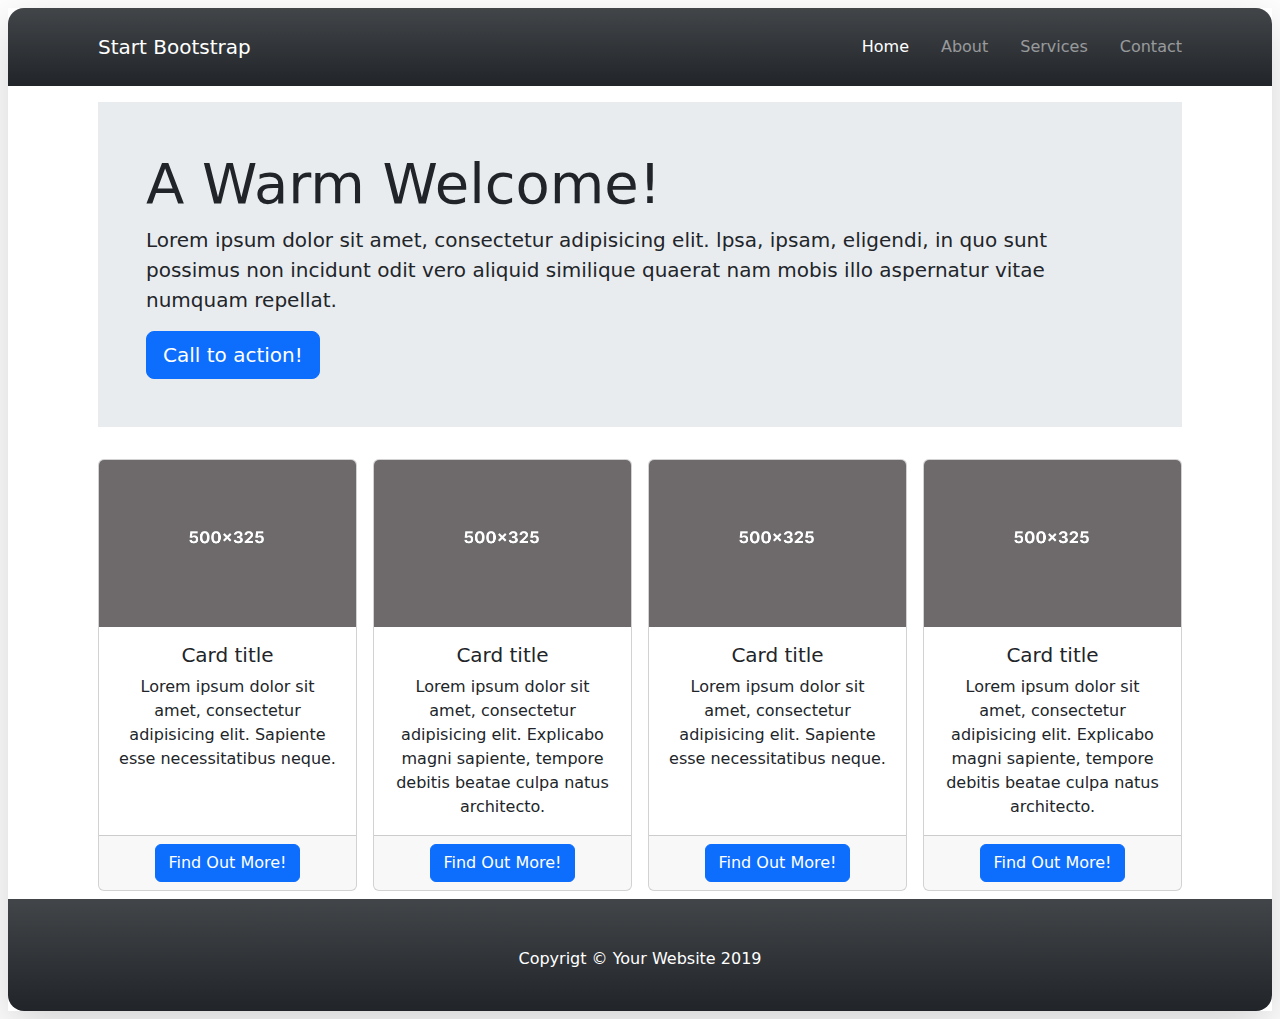
<file: bootstrap_maket/index.html>
<!DOCTYPE html>
<html lang="en">
  <head>
    <meta charset="UTF-8" />
    <meta http-equiv="X-UA-Compatible" content="IE=edge" />
    <meta name="viewport" content="width=device-width, initial-scale=1.0" />
    <link
      rel="stylesheet"
      href="https://cdn.jsdelivr.net/npm/bootstrap@5.3.3/dist/css/bootstrap.min.css"
    />
    <title>Bootstrap maket</title>
  </head>
  <body class="shadow-lg m-2">
    <header>
      <nav class="navbar bg-dark bg-gradient rounded-top-4">
        <div class="container-lg">
          <a class="navbar-brand p-3 text-white" href="#">Start Bootstrap</a>
          <ul class="nav justify-content-end">
            <li class="nav-item">
              <a class="nav-link active text-white" aria-current="page" href="#"
                >Home</a
              >
            </li>
            <li class="nav-item">
              <a class="nav-link text-white-50" href="#">About</a>
            </li>
            <li class="nav-item">
              <a class="nav-link text-white-50" href="#">Services</a>
            </li>
            <li class="nav-item">
              <a class="nav-link text-white-50" href="#">Contact</a>
            </li>
          </ul>
        </div>
      </nav>
    </header>
    <main class="container-lg">
      <div class="bg-body-secondary p-5 m-3">
        <h1 class="display-4">A Warm Welcome!</h1>
        <p class="lead">
          Lorem ipsum dolor sit amet, consectetur adipisicing elit. lpsa, ipsam,
          eligendi, in quo sunt possimus non incidunt odit vero aliquid
          similique quaerat nam mobis illo aspernatur vitae numquam repellat.
        </p>
        <a class="btn btn-primary btn-lg" href="#" role="button"
          >Call to action!</a
        >
      </div>
      <div class="row m-2 g-3">
        <div class="col-lg-3 col-sm-6">
          <div class="card text-center h-100">
            <img src="card-image.jpg" class="card-img-top" alt="card-image" />
            <div class="card-body">
              <h5 class="card-title">Card title</h5>
              <p class="card-text">
                Lorem ipsum dolor sit amet, consectetur adipisicing elit.
                Sapiente esse necessitatibus neque.
              </p>
            </div>
            <div class="card-footer">
              <a href="#" class="btn btn-primary">Find Out More!</a>
            </div>
          </div>
        </div>
        <div class="col-lg-3 col-sm-6">
          <div class="card text-center h-100">
            <img src="card-image.jpg" class="card-img-top" alt="card-image" />
            <div class="card-body">
              <h5 class="card-title">Card title</h5>
              <p class="card-text">
                Lorem ipsum dolor sit amet, consectetur adipisicing elit.
                Explicabo magni sapiente, tempore debitis beatae culpa natus
                architecto.
              </p>
            </div>
            <div class="card-footer">
              <a href="#" class="btn btn-primary">Find Out More!</a>
            </div>
          </div>
        </div>
        <div class="col-lg-3 col-sm-6">
          <div class="card text-center h-100">
            <img src="card-image.jpg" class="card-img-top" alt="card-image" />
            <div class="card-body">
              <h5 class="card-title">Card title</h5>
              <p class="card-text">
                Lorem ipsum dolor sit amet, consectetur adipisicing elit.
                Sapiente esse necessitatibus neque.
              </p>
            </div>
            <div class="card-footer">
              <a href="#" class="btn btn-primary">Find Out More!</a>
            </div>
          </div>
        </div>
        <div class="col-lg-3 col-sm-6">
          <div class="card text-center h-100">
            <img src="card-image.jpg" class="card-img-top" alt="card-image" />
            <div class="card-body">
              <h5 class="card-title">Card title</h5>
              <p class="card-text">
                Lorem ipsum dolor sit amet, consectetur adipisicing elit.
                Explicabo magni sapiente, tempore debitis beatae culpa natus
                architecto.
              </p>
            </div>
            <div class="card-footer">
              <a href="#" class="btn btn-primary">Find Out More!</a>
            </div>
          </div>
        </div>
      </div>
    </main>
    <footer
      class="container-fluid p-4 bg-dark bg-gradient rounded-bottom-4 text-white"
    >
      <p class="text-center"><br />Copyrigt &copy; Your Website 2019</p>
    </footer>
    <script src="https://cdn.jsdelivr.net/npm/bootstrap@5.3.3/dist/js/bootstrap.bundle.min.js"></script>
  </body>
</html>
</file>
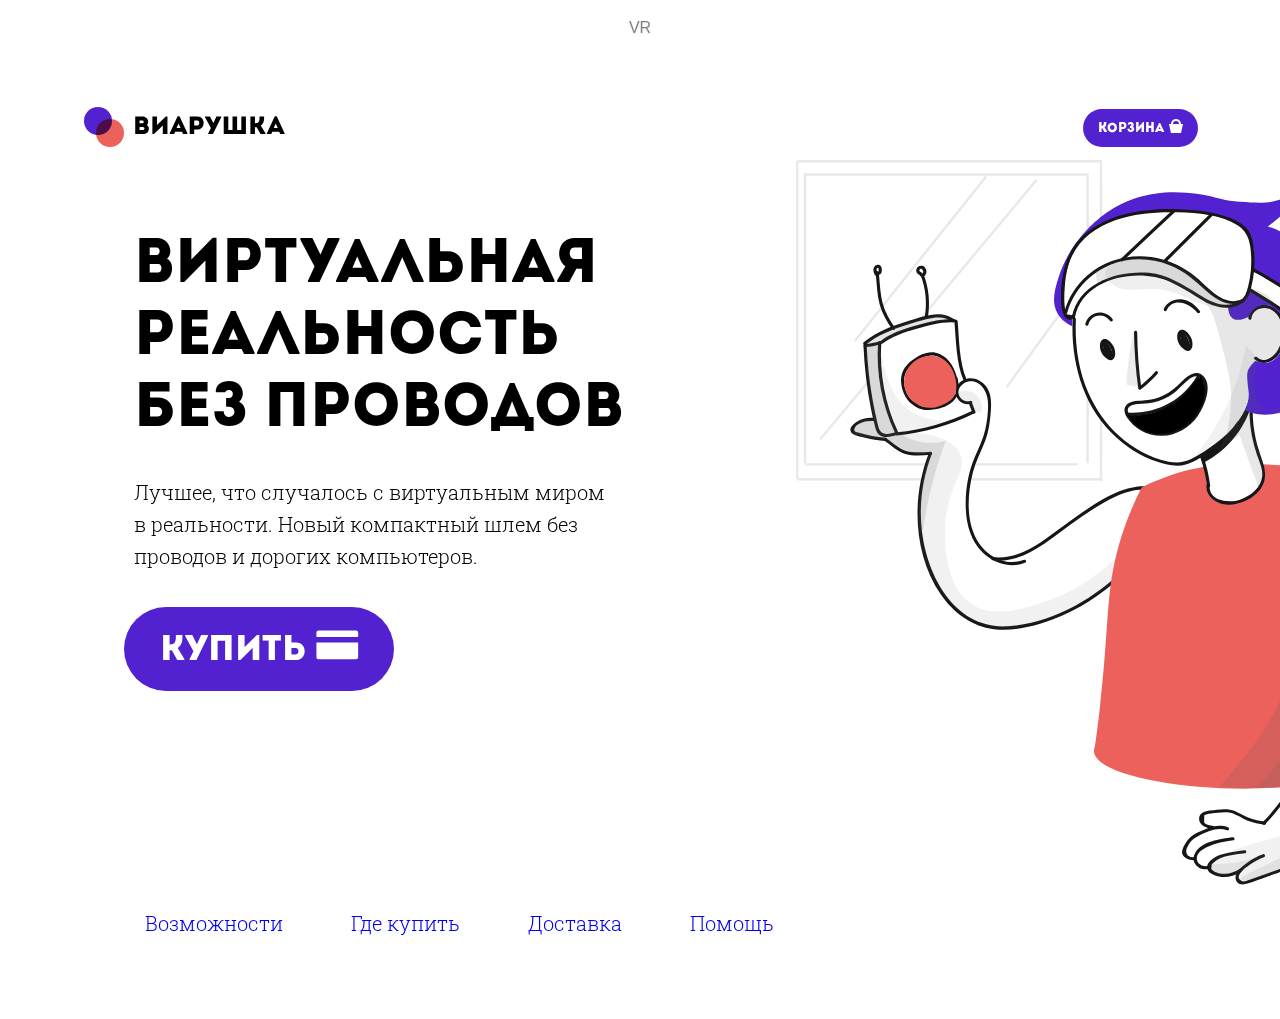
<file: VR/index.html>
<!DOCTYPE html>
<html lang="ru">
  <head>
    <meta charset="UTF-8" />
    <meta http-equiv="X-UA-Compatible" content="IE=edge" />
    <meta name="viewport" content="width=device-width, initial-scale=1.0" />
    <title>Виарушка</title>
    <link
      rel="stylesheet"
      href="https://necolas.github.io/normalize.css/8.0.1/normalize.css"
    />
    <link rel="stylesheet" href="./style/style.css" />
    <link rel="preconnect" href="https://fonts.googleapis.com" />
    <link rel="preconnect" href="https://fonts.gstatic.com" crossorigin />
    <link
      href="https://fonts.googleapis.com/css2?family=Roboto+Slab:wght@300&display=swap"
      rel="stylesheet"
      type="text/css"
    />
  </head>
  <body>
    <header class="header">
      <div class="header__content">
        <div class="header__browser">VR</div>
        <div class="header__brand">
          <svg
            class="header__svg"
            width="201"
            height="40"
            viewBox="0 0 201 40"
            fill="none"
            xmlns="http://www.w3.org/2000/svg"
          >
            <circle cx="26" cy="26" r="14" fill="#EC615B" />
            <g style="mix-blend-mode: multiply">
              <circle cx="14" cy="14" r="14" fill="#5222D0" />
            </g>
            <path
              d="M64.15 14.875C64.15 11.85 61.725 9.50002 58.7 9.50002H51.225V27H59.425C63 27 64.85 24.525 64.875 21.475C64.875 19.925 64.2 18.625 62.775 17.9C63.625 17.2 64.15 15.925 64.15 14.875ZM59.1 20.05C60.9 20.05 60.925 23.025 59.125 23.025H55.55V20.05H59.1ZM58.35 13.5C60.15 13.5 60.15 16.325 58.375 16.325H55.55V13.5H58.35Z"
              fill="black"
            />
            <path
              d="M78.8136 18.4V27C80.3636 27 81.9136 27 83.4386 27V9.42503H81.8136L72.9636 18.075V9.50002C71.4386 9.50002 69.9136 9.50002 68.3886 9.50002V27.025H69.9886L78.8136 18.4Z"
              fill="black"
            />
            <path
              d="M99.0443 27H103.419V26.35L95.5193 9.27502H93.5943L85.7193 26.35V27H90.0943L91.1193 24.8H98.0193L99.0443 27ZM96.5693 20.975H92.5693L94.5443 16.375L96.5693 20.975Z"
              fill="black"
            />
            <path
              d="M110.192 27V22.525H113.417C121.792 22.525 121.792 9.52502 113.417 9.50002C110.842 9.50002 108.242 9.50002 105.717 9.50002C105.717 15.35 105.717 21.175 105.717 27C107.192 27 108.692 27 110.192 27ZM113.392 18.5H110.192C110.192 17.075 110.192 14.925 110.192 13.5C111.217 13.5 112.342 13.475 113.392 13.5C115.992 13.525 115.842 18.5 113.392 18.5Z"
              fill="black"
            />
            <path
              d="M124.151 27H128.976L137.276 10.175V9.50002H132.426L129.426 15.95H129.301L126.001 9.50002H121.001V10.175L126.901 20.875L124.151 26.525V27Z"
              fill="black"
            />
            <path
              d="M139.727 27H161.902V9.50002H157.327V22.875H153.102V9.50002H148.527V22.875H144.302V9.50002H139.727V27Z"
              fill="black"
            />
            <path
              d="M170.937 27V20.325C171.512 20.325 172.062 20.325 172.662 20.225L176.512 27H181.487V26.3L176.737 18.6C180.212 16.375 180.112 13.075 180.112 9.50002C178.562 9.50002 177.037 9.50002 175.512 9.50002C175.512 12.775 175.737 16.125 171.262 16.125H170.937V9.50002C169.387 9.50002 167.887 9.50002 166.387 9.50002V27C167.887 27 169.387 27 170.937 27Z"
              fill="black"
            />
            <path
              d="M196.237 27H200.612V26.35L192.712 9.27502H190.787L182.912 26.35V27H187.287L188.312 24.8H195.212L196.237 27ZM193.762 20.975H189.762L191.737 16.375L193.762 20.975Z"
              fill="black"
            />
          </svg>
          <button class="header__btn">
            <a class="btn__link" href="#">корзина</a>
            <svg
              class="header__btn-image"
              width="14"
              height="14"
              viewBox="0 0 14 14"
              fill="none"
              xmlns="http://www.w3.org/2000/svg"
            >
              <circle cx="7" cy="5" r="4" stroke="white" stroke-width="2" />
              <path
                d="M2.60163 13.25L0.934962 5.75H13.065L11.3984 13.25H2.60163Z"
                fill="white"
                stroke="white"
                stroke-width="1.5"
              />
            </svg>
          </button>
        </div>
      </div>
    </header>
    <main class="main">
      <div class="main__content">
        <p class="main__headline">Виртуальная реальность без проводов</p>
        <p class="main__paragraph">
          Лучшее, что случалось с виртуальным миром в реальности. Новый
          компактный шлем без проводов и дорогих компьютеров.
        </p>
        <button class="main__btn">
          <a class="btn__link" href="#">купить</a>
          <svg
            class="main__btn-image"
            width="43"
            height="30"
            viewBox="0 0 43 30"
            fill="none"
            xmlns="http://www.w3.org/2000/svg"
          >
            <path
              fill-rule="evenodd"
              clip-rule="evenodd"
              d="M2.4375 0.5625C1.33293 0.5625 0.4375 1.45793 0.4375 2.5625V27.306C0.4375 28.4105 1.33293 29.306 2.4375 29.306H40.1619C41.2664 29.306 42.1619 28.4105 42.1619 27.306V12.6162H0.437541V7.05295H42.1619V2.5625C42.1619 1.45793 41.2664 0.5625 40.1619 0.5625H2.4375Z"
              fill="white"
            />
          </svg>
        </button>
      </div>
      <div class="main__background">
        <img src="./assets/img/pic.svg" alt="boy" />
      </div>
    </main>
    <nav class="nav">
      <ul class="nav__content">
        <li class="nav__element">
          <a class="nav__link" href="#">Возможности</a>
        </li>
        <li class="nav__element">
          <a class="nav__link" href="#">Где купить</a>
        </li>
        <li class="nav__element"><a class="nav__link" href="#">Доставка</a></li>
        <li class="nav__element"><a class="nav__link" href="#">Помощь</a></li>
      </ul>
    </nav>
  </body>
</html>
</file>
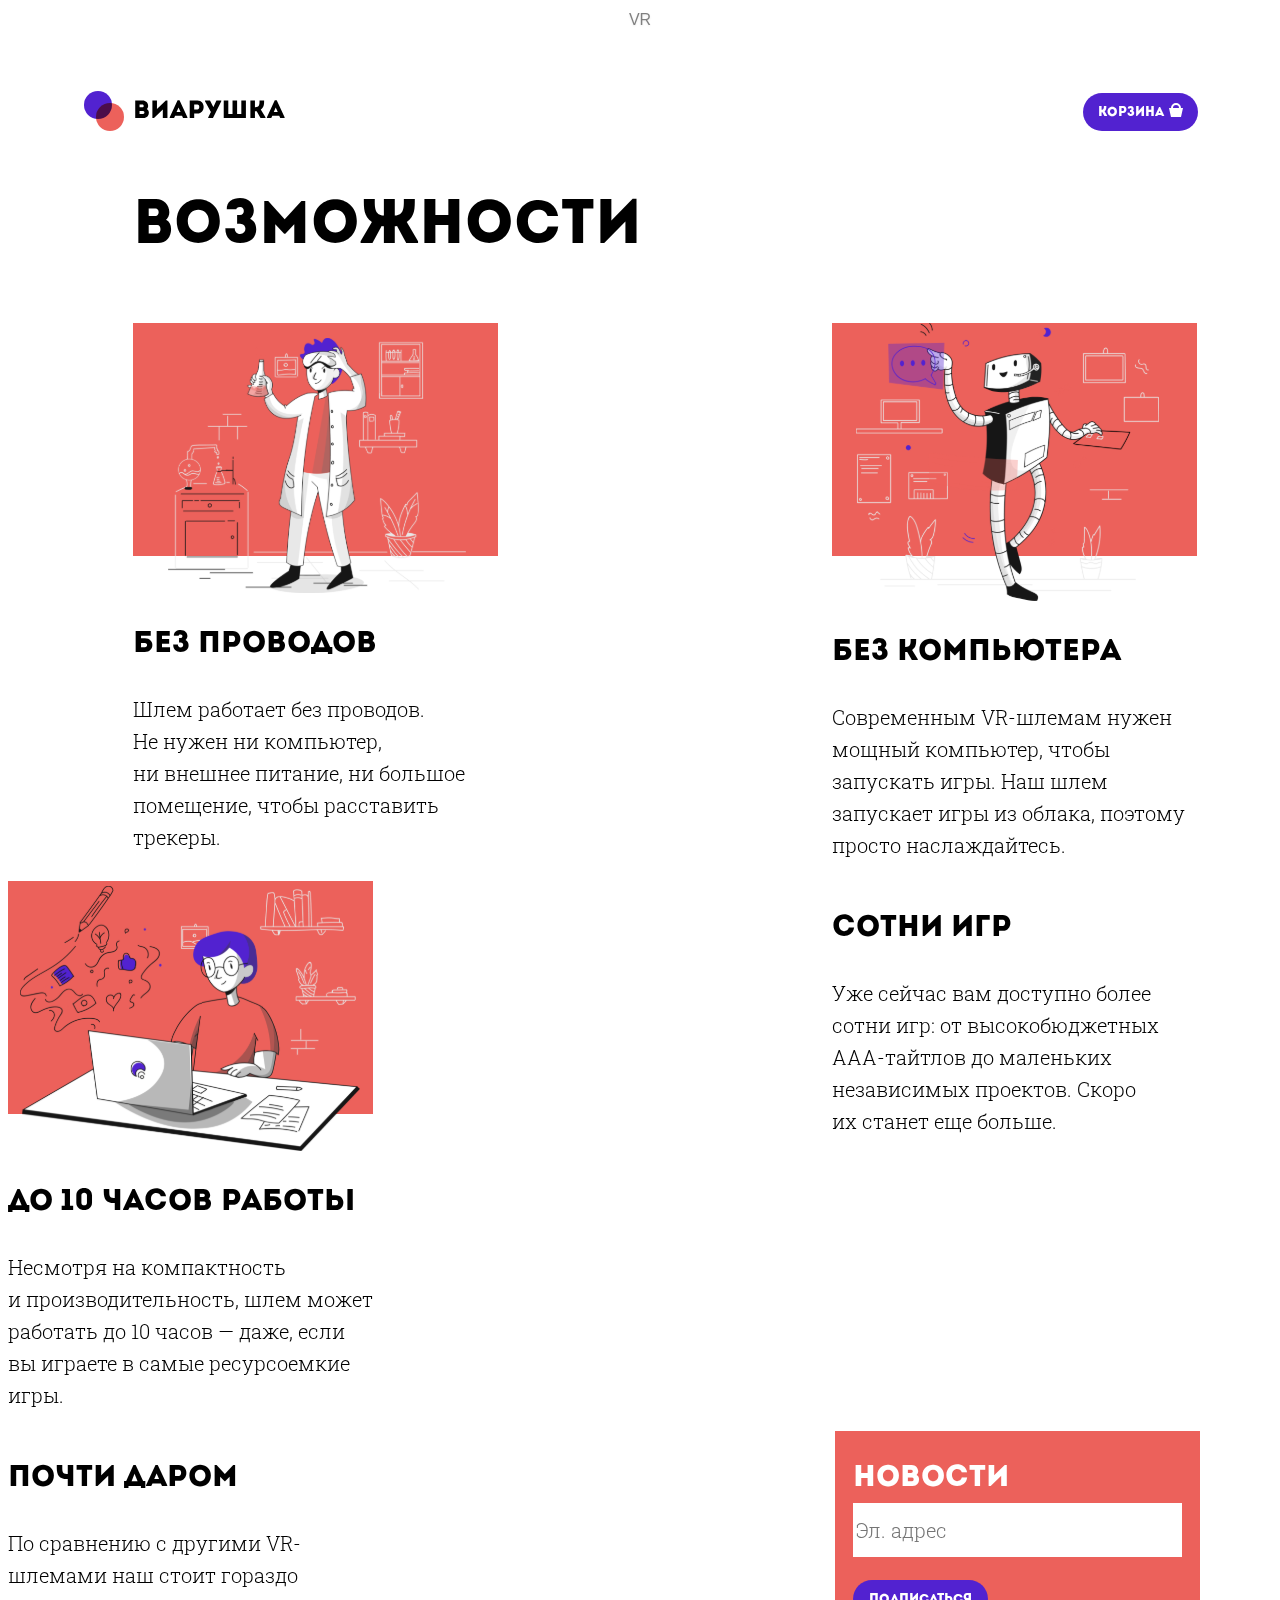
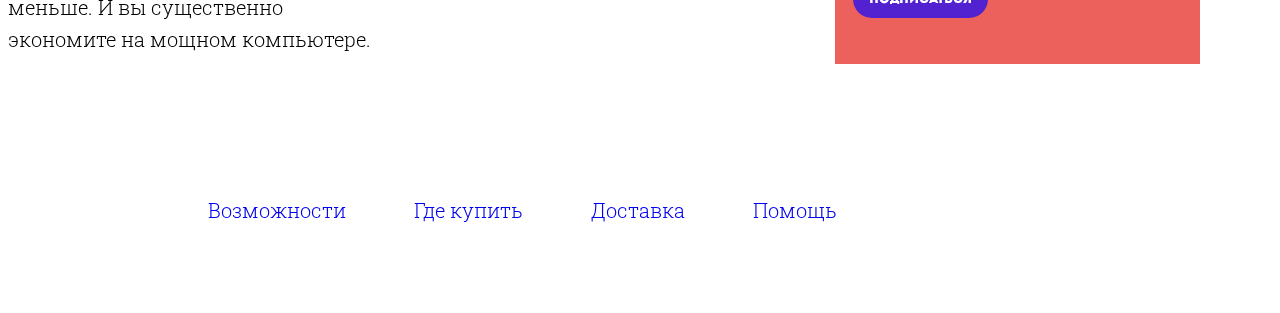
<file: VR/index_2.html>
<!DOCTYPE html>
<html lang="ru">
  <head>
    <meta charset="UTF-8" />
    <meta http-equiv="X-UA-Compatible" content="IE=edge" />
    <meta name="viewport" content="width=device-width, initial-scale=1.0" />
    <title>Виарушка</title>
    <link
      rel="stylesheet"
      href="https://necolas.github.io/normalize.css/8.0.1/normalize.css"
    />
    <link rel="stylesheet" href="./style/style_2.css" />
    <link rel="preconnect" href="https://fonts.googleapis.com" />
    <link rel="preconnect" href="https://fonts.gstatic.com" crossorigin />
    <link
      href="https://fonts.googleapis.com/css2?family=Roboto+Slab:wght@300&display=swap"
      rel="stylesheet"
      type="text/css"
    />
  </head>

  <body>
    <header class="header">
      <div class="header__content">
        <div class="header__browser">VR</div>
        <div class="header__brand">
          <svg
            class="header__svg"
            width="201"
            height="40"
            viewBox="0 0 201 40"
            fill="none"
            xmlns="http://www.w3.org/2000/svg"
          >
            <circle cx="26" cy="26" r="14" fill="#EC615B" />
            <g style="mix-blend-mode: multiply">
              <circle cx="14" cy="14" r="14" fill="#5222D0" />
            </g>
            <path
              d="M64.15 14.875C64.15 11.85 61.725 9.50002 58.7 9.50002H51.225V27H59.425C63 27 64.85 24.525 64.875 21.475C64.875 19.925 64.2 18.625 62.775 17.9C63.625 17.2 64.15 15.925 64.15 14.875ZM59.1 20.05C60.9 20.05 60.925 23.025 59.125 23.025H55.55V20.05H59.1ZM58.35 13.5C60.15 13.5 60.15 16.325 58.375 16.325H55.55V13.5H58.35Z"
              fill="black"
            />
            <path
              d="M78.8136 18.4V27C80.3636 27 81.9136 27 83.4386 27V9.42503H81.8136L72.9636 18.075V9.50002C71.4386 9.50002 69.9136 9.50002 68.3886 9.50002V27.025H69.9886L78.8136 18.4Z"
              fill="black"
            />
            <path
              d="M99.0443 27H103.419V26.35L95.5193 9.27502H93.5943L85.7193 26.35V27H90.0943L91.1193 24.8H98.0193L99.0443 27ZM96.5693 20.975H92.5693L94.5443 16.375L96.5693 20.975Z"
              fill="black"
            />
            <path
              d="M110.192 27V22.525H113.417C121.792 22.525 121.792 9.52502 113.417 9.50002C110.842 9.50002 108.242 9.50002 105.717 9.50002C105.717 15.35 105.717 21.175 105.717 27C107.192 27 108.692 27 110.192 27ZM113.392 18.5H110.192C110.192 17.075 110.192 14.925 110.192 13.5C111.217 13.5 112.342 13.475 113.392 13.5C115.992 13.525 115.842 18.5 113.392 18.5Z"
              fill="black"
            />
            <path
              d="M124.151 27H128.976L137.276 10.175V9.50002H132.426L129.426 15.95H129.301L126.001 9.50002H121.001V10.175L126.901 20.875L124.151 26.525V27Z"
              fill="black"
            />
            <path
              d="M139.727 27H161.902V9.50002H157.327V22.875H153.102V9.50002H148.527V22.875H144.302V9.50002H139.727V27Z"
              fill="black"
            />
            <path
              d="M170.937 27V20.325C171.512 20.325 172.062 20.325 172.662 20.225L176.512 27H181.487V26.3L176.737 18.6C180.212 16.375 180.112 13.075 180.112 9.50002C178.562 9.50002 177.037 9.50002 175.512 9.50002C175.512 12.775 175.737 16.125 171.262 16.125H170.937V9.50002C169.387 9.50002 167.887 9.50002 166.387 9.50002V27C167.887 27 169.387 27 170.937 27Z"
              fill="black"
            />
            <path
              d="M196.237 27H200.612V26.35L192.712 9.27502H190.787L182.912 26.35V27H187.287L188.312 24.8H195.212L196.237 27ZM193.762 20.975H189.762L191.737 16.375L193.762 20.975Z"
              fill="black"
            />
          </svg>
          <button class="header__button">
            <a class="btn__link" href="#"> корзина</a>
            <svg
              class="header__image"
              width="14"
              height="14"
              viewBox="0 0 14 14"
              fill="none"
              xmlns="http://www.w3.org/2000/svg"
            >
              <circle cx="7" cy="5" r="4" stroke="white" stroke-width="2" />
              <path
                d="M2.60163 13.25L0.934962 5.75H13.065L11.3984 13.25H2.60163Z"
                fill="white"
                stroke="white"
                stroke-width="1.5"
              />
            </svg>
          </button>
        </div>
      </div>
    </header>
    <main class="main">
      <p class="main__headline">Возможности</p>
      <div class="main__content">
        <div class="main__section main__section_margin">
          <img src="./assets/img/scientist.svg" alt="scientist" />
          <p class="section__headline">Без проводов</p>
          <p class="section__paragraph">
            Шлем работает без проводов. Не нужен ни компьютер, ни внешнее
            питание, ни большое помещение, чтобы расставить трекеры.
          </p>
        </div>
        <div class="main__section">
          <img src="./assets/img/robot.svg" alt="robot" />
          <p class="section__headline">Без компьютера</p>
          <p class="section__paragraph">
            Современным VR-шлемам нужен мощный компьютер, чтобы запускать игры.
            Наш шлем запускает игры из облака, поэтому просто наслаждайтесь.
          </p>
        </div>
        <div class="main__section">
          <img src="./assets/img/gamer.svg" alt="gamer" />
          <p class="section__headline">До 10 часов работы</p>
          <p class="section__paragraph">
            Несмотря на компактность и производительность, шлем может работать
            до 10 часов — даже, если вы играете в самые ресурсоемкие игры.
          </p>
        </div>
        <div class="main__section main__section_margin">
          <p class="section__headline">Сотни игр</p>
          <p class="section__paragraph">
            Уже сейчас вам доступно более сотни игр: от высокобюджетных
            ААА-тайтлов до маленьких независимых проектов. Скоро их станет еще
            больше.
          </p>
        </div>
        <div class="main__section main__section_size">
          <p class="section__headline">Почти даром</p>
          <p class="section__paragraph">
            По сравнению с другими VR-шлемами наш стоит гораздо меньше. И вы
            существенно экономите на мощном компьютере.
          </p>
        </div>
        <div class="main__section main__section_pink">
          <p class="section__headline section__headline_white">Новости</p>
          <input
            class="section__email"
            type="email"
            name="subscription"
            placeholder="Эл. адрес"
          />
          <button class="section__btn">
            <a class="btn__link" href="#">Подписаться</a>
          </button>
        </div>
      </div>
    </main>
    <nav class="nav">
      <ul class="nav__content">
        <li class="nav__element">
          <a class="nav__link" href="#">Возможности</a>
        </li>
        <li class="nav__element">
          <a class="nav__link" href="#">Где купить</a>
        </li>
        <li class="nav__element"><a class="nav__link" href="#">Доставка</a></li>
        <li class="nav__element"><a class="nav__link" href="#">Помощь</a></li>
      </ul>
    </nav>
  </body>
</html>
</file>
<file: VR/style/style.css>
@font-face {
  font-family: "IntroRegular";
  src: url("./fonts/IntroRegular.woff") format("woff");
}

.header__browser {
  display: flex;
  justify-content: center;
  align-items: center;
  height: 40px;

  filter: drop-shadow(0px 1px 1px rgba(0, 0, 0, 0.15));

  font-family: "Helvetica";
  font-style: normal;
  font-weight: 400;
  font-size: 16px;
  line-height: 100%;

  text-align: center;

  color: #000000;

  opacity: 0.5;
}

.header__brand {
  display: flex;
  justify-content: space-between;
  height: auto;
}

.header__svg {
  display: flexbox;
  margin-left: 76px;
  margin-top: 59.28px;
}

.header__btn {
  display: flex;
  flex-direction: row;
  align-self: flex-end;
  justify-content: center;
  align-items: center;
  margin-right: 74px;

  width: 115px;
  height: 38px;

  background: #5222d0;
  border-radius: 100px;
  border-color: transparent;

  font-family: "IntroRegular";
  src: url("./fonts/IntroRegular.woff") format("woff");
  font-style: normal;
  font-size: 13px;
  font-weight: 400;

  color: #ffffff;
}

.header__btn-image {
  display: flexbox;
  margin-bottom: 5px;
  margin-left: 5px;
}

.main__content {
  display: flex;
  flex-direction: column;
  height: 740px;
}

.main__headline {
  display: flexbox;
  width: 542px;
  height: 166px;
  margin-left: 126px;
  margin-top: 83px;

  font-family: "IntroRegular";
  src: url("./fonts/IntroRegular.woff") format("woff");
  font-style: normal;
  font-weight: 400;
  font-size: 60px;
  line-height: 120%;

  color: #000000;
}

.main__paragraph {
  display: flexbox;
  width: 487px;
  height: 96px;
  margin-left: 126px;
  margin-top: 20px;

  font-family: "Roboto Slab", sans-serif;
  font-style: normal;
  font-weight: 300;
  font-size: 20px;
  line-height: 160%;

  color: #000000;
}

.main__btn {
  display: flexbox;
  margin-left: 116px;
  right: 0%;
  margin-top: 15px;
  bottom: 0%;
  width: 270px;
  height: 84px;

  background: #5222d0;
  border-radius: 100px;
  border-color: transparent;

  font-family: "IntroRegular";
  src: url("./fonts/IntroRegular.woff") format("woff");
  font-style: normal;
  font-size: 35px;
  font-weight: 400;
  line-height: 35px;

  color: #ffffff;
}

.btn__link {
  text-decoration: none;
  color: #ffffff;
}

.main__background {
  position: absolute;
  left: 796px;
  top: 160px;
}

.nav__content {
  display: flex;
  flex-direction: row;
  justify-content: start;

  width: auto;
  margin-bottom: 80px;
  margin-left: 63px;

  font-family: "Roboto Slab";
  font-style: normal;
  font-weight: 300;
  font-size: 20px;
  line-height: 160%;

  list-style-type: none;
}

.nav__element {
  margin-left: 34px;
  margin-right: 34px;
}

.nav__link {
  text-decoration: none;
}
</file>
<file: VR/style/style_2.css>
@font-face {
  font-family: "IntroRegular";
  src: url("./fonts/IntroRegular.woff") format("woff");
}

.section__headline {
  font-family: "IntroRegular";
  src: url("./fonts/IntroRegular.woff") format("woff");
  font-style: normal;
  font-weight: 400;
  font-size: 30px;
  line-height: 120%;
}

.section__paragraph {
  width: 365px;
  height: 160px;

  font-family: "Roboto Slab";
  font-style: normal;
  font-weight: 300;
  font-size: 20px;
  line-height: 160%;
}

.section__headline_white {
  margin-left: 18px;
  margin-bottom: 6px;

  font-family: "IntroRegular";
  src: url("./fonts/IntroRegular.woff") format("woff");
  font-style: normal;
  font-weight: 400;
  font-size: 30px;
  line-height: 120%;

  color: #ffffff;
}

.section__email {
  margin-left: 18px;
  width: 323px;
  height: 50px;

  font-family: "Roboto Slab";

  font-style: normal;
  font-weight: 300;
  font-size: 20px;
  line-height: 160%;

  outline: none;
  border: none;
  border: solid 1px #ffffff;
}

.section__btn {
  width: 135px;
  height: 38px;
  margin-left: 18px;
  margin-top: 23px;

  background: #5222d0;
  border-radius: 100px;
  border-color: transparent;

  font-family: "IntroRegular";
  src: url("./fonts/IntroRegular.woff") format("woff");
  font-style: normal;
  font-size: 13px;
  font-weight: 400;

  color: #ffffff;
}

.btn__link {
  text-decoration: none;
  color: #ffffff;
}

.header__browser {
  display: flex;
  justify-content: center;
  align-items: center;
  height: 24px;

  filter: drop-shadow(0px 1px 1px rgba(0, 0, 0, 0.15));

  font-family: "Helvetica";
  font-style: normal;
  font-weight: 400;
  font-size: 16px;
  line-height: 100%;

  text-align: center;

  color: #000000;

  opacity: 0.5;
}

.header__brand {
  display: flex;
  justify-content: space-between;
}

.header__svg {
  display: flexbox;
  margin-left: 76px;
  margin-top: 59.28px;
}

.header__button {
  display: flex;
  flex-direction: row;
  align-self: flex-end;
  justify-content: center;
  align-items: center;
  margin-right: 74px;

  width: 115px;
  height: 38px;

  background: #5222d0;
  border-radius: 100px;
  border-color: transparent;

  font-family: "IntroRegular";
  src: url("./fonts/IntroRegular.woff") format("woff");
  font-style: normal;
  font-size: 13px;
  font-weight: 400;

  color: #ffffff;
}

.header__image {
  display: flexbox;
  margin-bottom: 5px;
  margin-left: 5px;
}

.main__headline {
  width: 542px;
  height: 72px;
  margin-left: 125px;

  font-family: "IntroRegular";
  src: url("./fonts/IntroRegular.woff") format("woff");
  font-style: normal;
  font-weight: 400;
  font-size: 60px;
  line-height: 120%;
}

.main__content {
  display: flex;
  flex-direction: row;
  flex-wrap: wrap;
  justify-content: space-between;
}

.main__section {
  display: flexbox;
  width: 440px;
}

.main__section_margin {
  margin-left: 125px;
}

.main__section_pink {
  display: flexbox;
  width: 365px;
  height: 233px;
  margin-right: 72px;

  background: #ec615b;
}

.nav__content {
  display: flex;
  flex-direction: row;
  align-items: center;

  height: 166px;
  margin-left: 126px;

  font-family: "Roboto Slab";
  font-style: normal;
  font-weight: 300;
  font-size: 20px;
  line-height: 160%;

  list-style-type: none;
}

.nav__element {
  margin-left: 34px;
  margin-right: 34px;
}

.nav__link {
  text-decoration: none;
}
</file>
